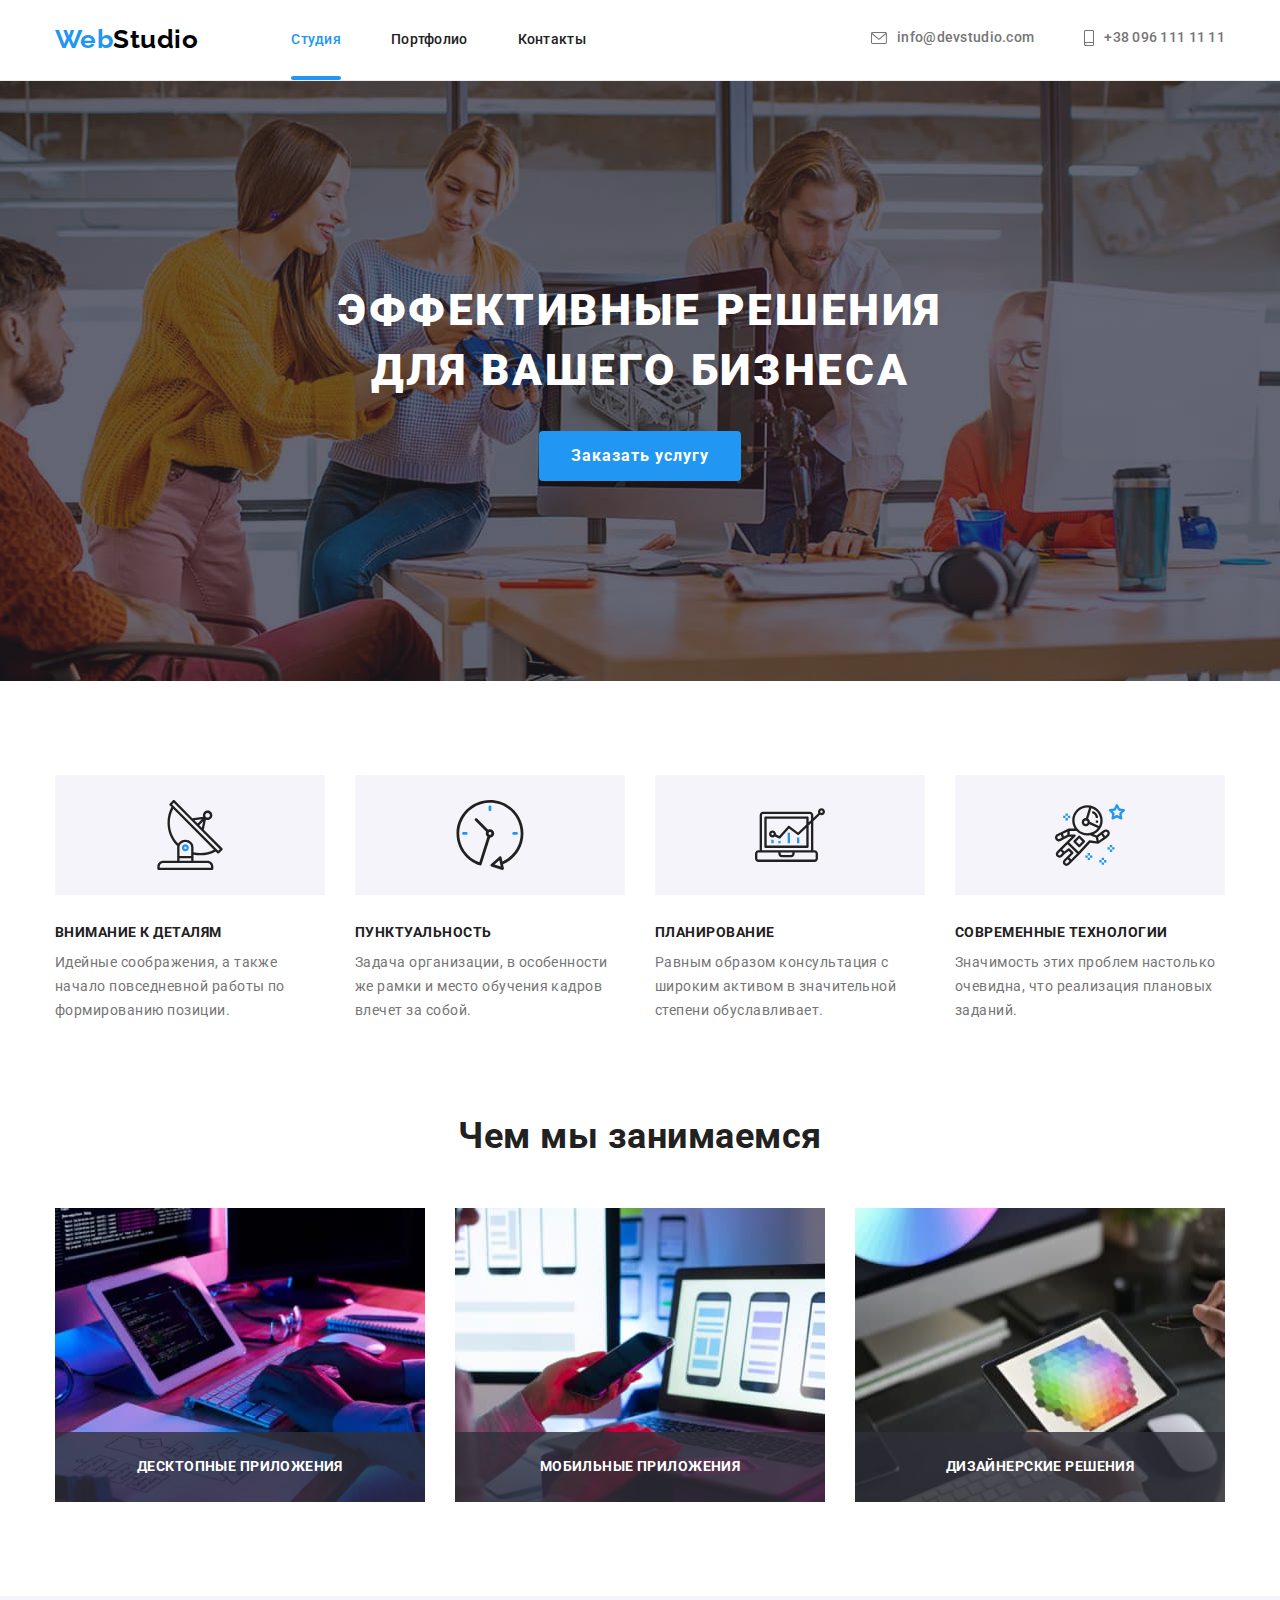
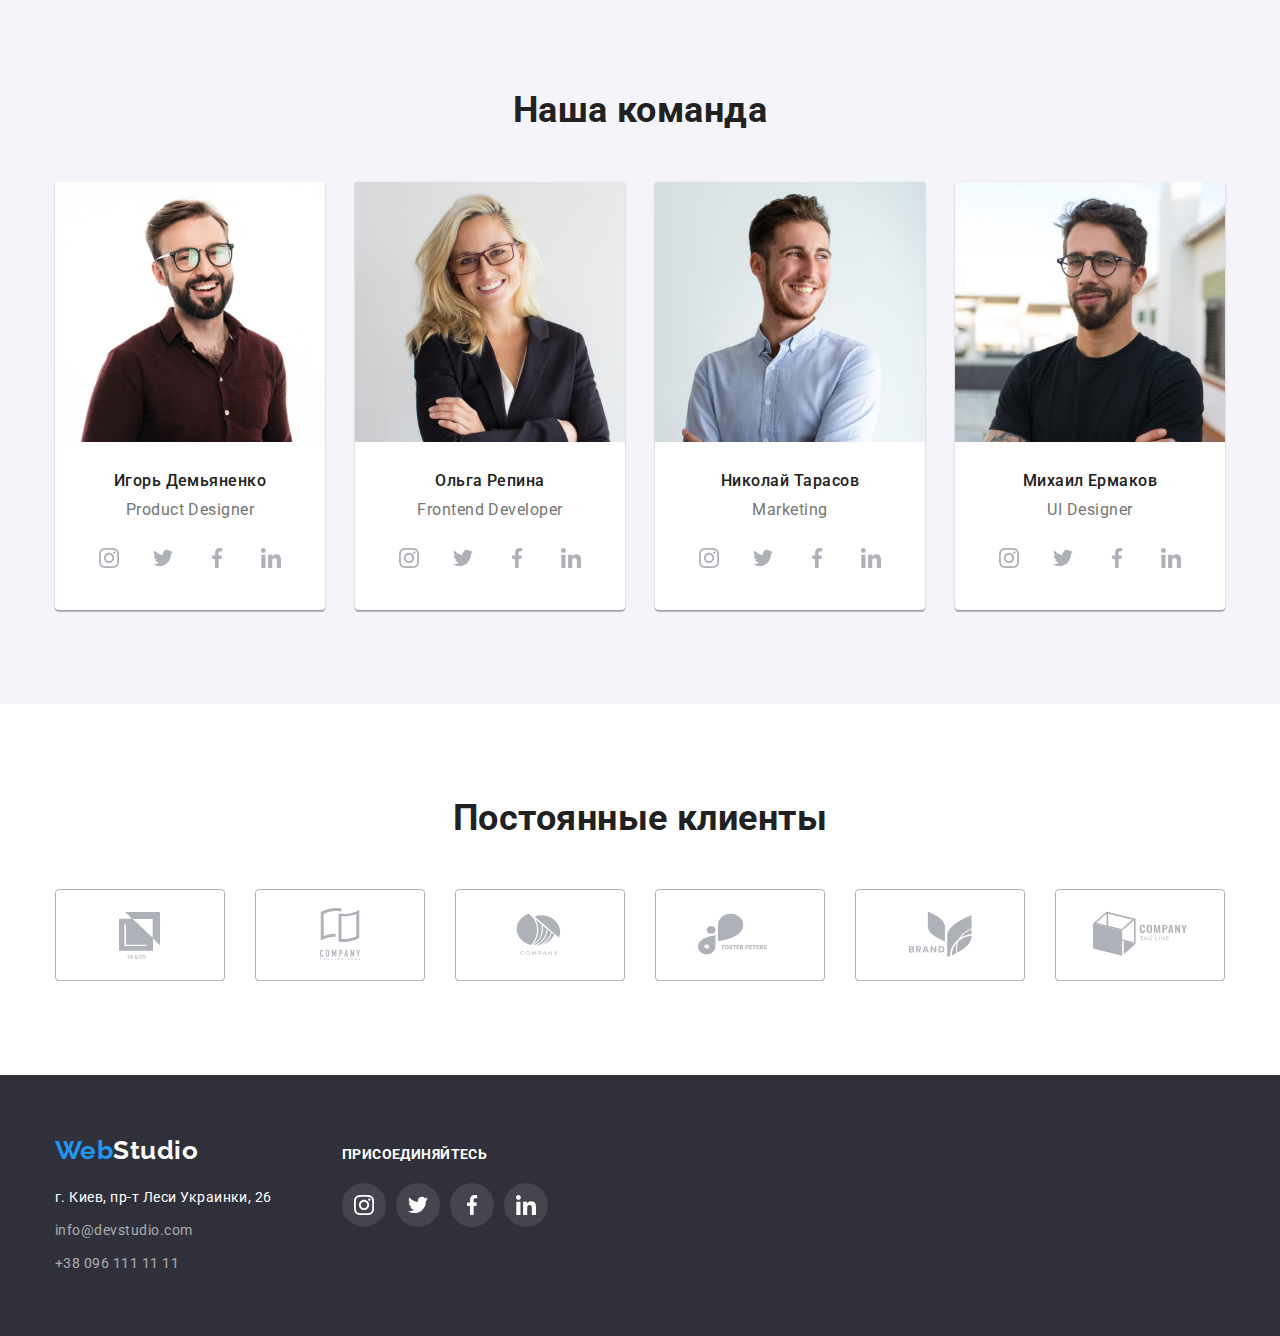
<file: index.html>
<!DOCTYPE html>
<html lang="ru">
<head>
    <meta charset="UTF-8">
    <meta http-equiv="X-UA-Compatible" content="IE=edge">
    <meta name="viewport" content="width=device-width, initial-scale=1.0">
    <title>WebStudio</title>
    <link rel="preconnect" href="https://fonts.googleapis.com">
    <link rel="preconnect" href="https://fonts.gstatic.com" crossorigin>
    <link href="https://fonts.googleapis.com/css2?family=Raleway:wght@700&family=Roboto:wght@400;500;700;900&display=swap"
        rel="stylesheet">
        <link rel="stylesheet" href="https://cdnjs.cloudflare.com/ajax/libs/modern-normalize/1.1.0/modern-normalize.min.css">
    <link rel="stylesheet" href="./css/styles.css">
</head>
<body>
    <header>
        <div class="container main-div">
            <nav class="main-nav">
                <a href="#" class="logo">
                    <span class="logo-start">Web</span><span class="logo-end">Studio</span>
                </a>
                <ul class="site-nav">
                    <li class="item"><a href="#" class="link current">Студия</a></li>
                    <li class="item"><a href="./portfolio.html" class="link">Портфолио</a></li>
                    <li class="item"><a href="#" class="link">Контакты</a></li>
                </ul>
            </nav>
            <ul class="site-contacts">
                <li class="item">
                    <a href="mailto:info@devstudio.com" class="contacts-link">
                        <svg class="icon-mail">
                            <use href="./images/icons.svg#icon-envelope"></use>
                        </svg>
                        info@devstudio.com
                    </a>
                </li>
                <li class="item">
                    <a href="tel:+380961111111" class="contacts-link">
                        <svg class="icon-phone">
                            <use href="./images/icons.svg#icon-smartphone"></use>
                        </svg>
                        +38 096 111 11 11
                    </a>
                </li>
            </ul>
        </div>
    </header>

    <main>
        <section class="hero section">
            <h1 class="hero-title">Эффективные решения<br>для вашего бизнеса</h1>
            <button type="button" class="main-button" data-modal-open>Заказать услугу</button>
        </section>
        
            <section class="section">
                <div class="container">
                    <h2 class="section-title-none">Преимущества</h2>
                    <ul class="feature">
                        <li class="feature-list">
                            <div class="feature-icon">
                                <svg class="feature-svg">
                                    <use href="./images/icons.svg#icon-antenna"></use>
                                </svg>
                            </div>
                            <h3 class="list">Внимание к деталям</h3>
                            <p class="text-list">Идейные соображения, а также<br>начало повседневной работы по<br>формированию позиции.</p>
                        </li>
                        <li class="feature-list">
                            <div class="feature-icon">
                                <svg class="feature-svg">
                                    <use href="./images/icons.svg#icon-clock"></use>
                                </svg>
                            </div>
                            <h3 class="list">Пунктуальность</h3>
                            <p class="text-list">Задача организации, в особенности<br>же рамки и место обучения кадров<br>влечет за собой.</p>
                        </li>
                        <li class="feature-list">
                            <div class="feature-icon">
                                <svg class="feature-svg">
                                    <use href="./images/icons.svg#icon-diagram"></use>
                                </svg>
                            </div>
                            <h3 class="list">Планирование</h3>
                            <p class="text-list">Равным образом консультация с<br>широким активом в значительной<br>степени обуславливает.</p>
                        </li>
                        <li class="feature-list">
                            <div class="feature-icon">
                                <svg class="feature-svg">
                                    <use href="./images/icons.svg#icon-astronaut"></use>
                                </svg>
                            </div>
                            <h3 class="list">Современные технологии</h3>
                            <p class="text-list">Значимость этих проблем настолько<br>очевидна, что реализация плановых<br>заданий.</p>
                        </li>
                    </ul>
                </div>
            </section>
        
            <section class="section we-do">
                <div class="container">
                    <h2 class="section-title">Чем мы занимаемся</h2>
                    <ul class="section-list">
                        <li class="section-img">
                            <img src="./images/box1.jpg" width="370" alt="Работаем с ПК">
                            <p class="section-text">Десктопные приложения</p>
                        </li>
                        <li class="section-img">
                            <img src="./images/box2.jpg" width="370" alt="Работаем с смартфона">
                            <p class="section-text">Мобильные приложения</p>
                        </li>
                        <li class="section-img">
                            <img src="./images/box3.jpg" width="370" alt="Работаем с графикой">
                            <p class="section-text">Дизайнерские решения</p>
                        </li>
                    </ul>
                </div>
            </section>
        
            <section class="section our-team">
                <div class="container">
                    <h2 class="section-title">Наша команда</h2>
                    <ul class="worker-list">
                        <li class="team-list">
                            <img class="worker-photo" src="./images/img.jpg" width="270" alt="Игорь Демьяненко">
                            <div>
                                <h3 class="worker">Игорь Демьяненко</h3>
                                <p class="work-position">Product Designer</p>
                                <ul class="social">
                                    <li class="social-links">
                                        <a href="#">
                                            <svg class="soc">
                                                <use href="./images/icons.svg#icon-instagram"></use>
                                            </svg>
                                        </a>
                                    </li>
                                    <li class="social-links">
                                        <a href="#">
                                            <svg class="soc">
                                                <use href="./images/icons.svg#icon-twitter"></use>
                                            </svg>
                                        </a>
                                    </li>
                                    <li class="social-links">
                                        <a href="#">
                                            <svg class="soc">
                                                <use href="./images/icons.svg#icon-facebook"></use>
                                            </svg>
                                        </a>
                                    </li>
                                    <li class="social-links">
                                        <a href="#">
                                            <svg class="soc">
                                                <use href="./images/icons.svg#icon-linkedin"></use>
                                            </svg>
                                        </a>
                                    </li>
                                </ul>
                            </div>
                        </li>
                        <li class="team-list">
                            <img class="worker-photo" src="./images/img2.jpg" width="270" alt="Ольга Репина">
                            <div>
                                <h3 class="worker">Ольга Репина</h3>
                                <p class="work-position">Frontend Developer</p>
                                <ul class="social">
                                    <li class="social-links">
                                        <a href="#">
                                            <svg class="soc">
                                                <use href="./images/icons.svg#icon-instagram"></use>
                                            </svg>
                                        </a>
                                    </li>
                                    <li class="social-links">
                                        <a href="#">
                                            <svg class="soc">
                                                <use href="./images/icons.svg#icon-twitter"></use>
                                            </svg>
                                        </a>
                                    </li>
                                    <li class="social-links">
                                        <a href="#">
                                            <svg class="soc">
                                                <use href="./images/icons.svg#icon-facebook"></use>
                                            </svg>
                                        </a>
                                    </li>
                                    <li class="social-links">
                                        <a href="#">
                                            <svg class="soc">
                                                <use href="./images/icons.svg#icon-linkedin"></use>
                                            </svg>
                                        </a>
                                    </li>
                                </ul>
                            </div>
                        </li>
                        <li class="team-list">
                            <img class="worker-photo" src="./images/img3.jpg" width="270" alt="Николай Тарасов">
                            <div>
                                <h3 class="worker">Николай Тарасов</h3>
                                <p class="work-position">Marketing</p>
                                <ul class="social">
                                    <li class="social-links">
                                        <a href="#">
                                            <svg class="soc">
                                                <use href="./images/icons.svg#icon-instagram"></use>
                                            </svg>
                                        </a>
                                    </li>
                                    <li class="social-links">
                                        <a href="#">
                                            <svg class="soc">
                                                <use href="./images/icons.svg#icon-twitter"></use>
                                            </svg>
                                        </a>
                                    </li>
                                    <li class="social-links">
                                        <a href="#">
                                            <svg class="soc">
                                                <use href="./images/icons.svg#icon-facebook"></use>
                                            </svg>
                                        </a>
                                    </li>
                                    <li class="social-links">
                                        <a href="#">
                                            <svg class="soc">
                                                <use href="./images/icons.svg#icon-linkedin"></use>
                                            </svg>
                                        </a>
                                    </li>
                                </ul>
                            </div>
                        </li>
                        <li class="team-list">
                            <img class="worker-photo" src="./images/img4.jpg" width="270" alt="Михаил Ермаков">
                            <div>
                                <h3 class="worker">Михаил Ермаков</h3>
                                <p class="work-position">UI Designer</p>
                                <ul class="social">
                                    <li class="social-links">
                                        <a href="#">
                                            <svg class="soc">
                                                <use href="./images/icons.svg#icon-instagram"></use>
                                            </svg>
                                        </a>
                                    </li>
                                    <li class="social-links">
                                        <a href="#">
                                            <svg class="soc">
                                                <use href="./images/icons.svg#icon-twitter"></use>
                                            </svg>
                                        </a>
                                    </li>
                                    <li class="social-links">
                                        <a href="#">
                                            <svg class="soc">
                                                <use href="./images/icons.svg#icon-facebook"></use>
                                            </svg>
                                        </a>
                                    </li>
                                    <li class="social-links">
                                        <a href="#">
                                            <svg class="soc">
                                                <use href="./images/icons.svg#icon-linkedin"></use>
                                            </svg>
                                        </a>
                                    </li>
                                </ul>
                            </div>
                        </li>
                    </ul>
                </div>
            </section>

            <section class="section clients">
                <div class="container">
                    <h2 class="section-title">Постоянные клиенты</h2>
                    <ul class="companies">
                        <li class="company-card">
                            <a href="#">
                                <svg class="comp-logo">
                                    <use href="./images/icons.svg#icon-logo1"></use>
                                </svg>
                            </a>
                        </li>
                        <li class="company-card">
                            <a href="#">
                                <svg class="comp-logo">
                                    <use href="./images/icons.svg#icon-logo2"></use>
                                </svg>
                            </a>
                        </li>
                        <li class="company-card">
                            <a href="#">
                                <svg class="comp-logo">
                                    <use href="./images/icons.svg#icon-logo3"></use>
                                </svg>
                            </a>
                        </li>
                        <li class="company-card">
                            <a href="#">
                                <svg class="comp-logo">
                                    <use href="./images/icons.svg#icon-logo4"></use>
                                </svg>
                            </a>
                        </li>
                        <li class="company-card">
                            <a href="#">
                                <svg class="comp-logo">
                                    <use href="./images/icons.svg#icon-logo5"></use>
                                </svg>
                            </a>
                        </li>
                        <li class="company-card">
                            <a href="#">
                                <svg class="comp-logo">
                                    <use href="./images/icons.svg#icon-logo6"></use>
                                </svg>
                            </a>
                        </li>
                    </ul>
                </div>
            </section>
    </main>
    
    <footer class="footer-block">
        <div class="footer-flex container">
            <div>
                <a href="#" class="logo-footer">
                    <span class="logo-footer-start">Web</span><span class="logo-footer-end">Studio</span>
                </a>
                <address>
                    <ul class="contacts-nav">
                        <li class="footer-list">
                            <a href="#" class="place-list">г. Киев, пр-т Леси Украинки, 26</a>
                        </li>
                        <li class="footer-list">
                            <a href="mailto:info@devstudio.com " class="cont-list">info@devstudio.com</a>
                        </li>
                        <li class="footer-list">
                            <a href="tel:+380961111111" class="cont-list">+38 096 111 11 11</a>
                        </li>
                    </ul>
                </address>
            </div>
            <div class="footer-links">
                <p class="connect-title">Присоединяйтесь</p>
                <ul class="icon-list">
                    <li class="icons">
                        <a href="#">
                            <svg class="ficon">
                                <use href="./images/icons.svg#icon-instagram"></use>
                            </svg>
                        </a>
                    </li>
                    <li class="icons">
                        <a href="#">
                            <svg class="ficon">
                                <use href="./images/icons.svg#icon-twitter"></use>
                            </svg>
                        </a>
                    </li>
                    <li class="icons">
                        <a href="#">
                            <svg class="ficon">
                                <use href="./images/icons.svg#icon-facebook"></use>
                            </svg>
                        </a>
                    </li>
                    <li class="icons">
                        <a href="#">
                            <svg class="ficon">
                                <use href="./images/icons.svg#icon-linkedin"></use>
                            </svg>
                        </a>
                    </li>
                </ul>
            </div>
        </div>
    </footer>

    <!-- Modal window -->

    <div class="backdrop is-hidden" data-modal>
        <div class="modal">
            <button type="button" class="button-modal" data-modal-close>
                <svg class="close-modal">
                    <use href="./images/icons.svg#icon-close"></use>
                </svg>
            </button>
        </div>
    </div>

    <script src="./js/modal.js"></script>

</body>
</html>
</file>
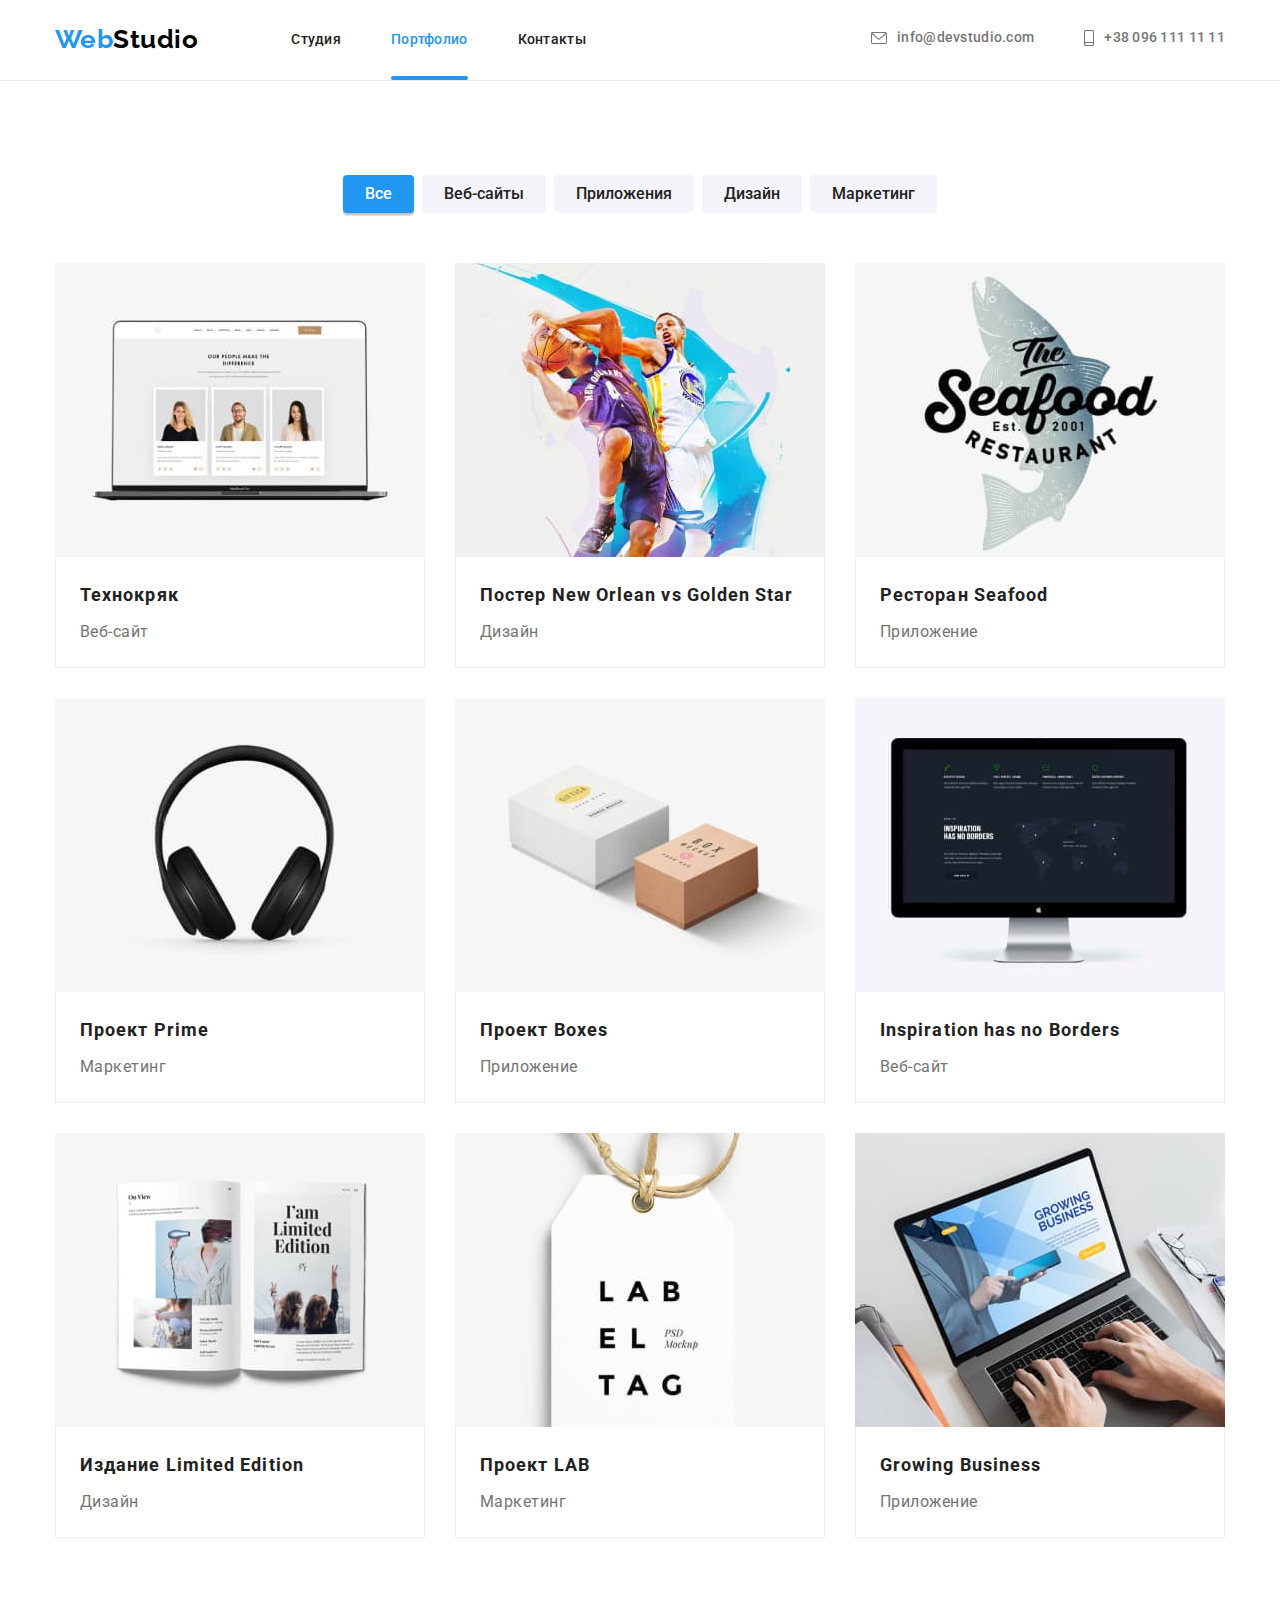
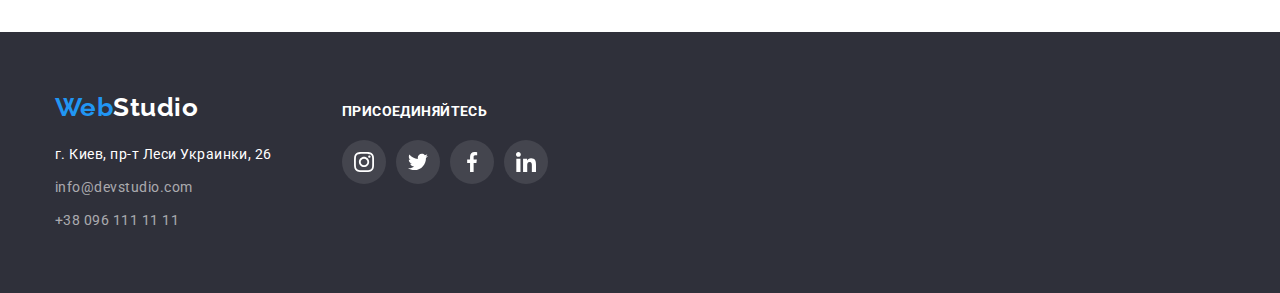
<file: portfolio.html>
<!DOCTYPE html>
<html lang="ru">
<head>
    <meta charset="UTF-8">
    <meta http-equiv="X-UA-Compatible" content="IE=edge">
    <meta name="viewport" content="width=device-width, initial-scale=1.0">
    <title>Portfolio</title>
    <link rel="preconnect" href="https://fonts.googleapis.com">
    <link rel="preconnect" href="https://fonts.gstatic.com" crossorigin>
    <link href="https://fonts.googleapis.com/css2?family=Raleway:wght@700&family=Roboto:wght@400;500;700;900&display=swap"
        rel="stylesheet">
        <link rel="stylesheet" href="https://cdnjs.cloudflare.com/ajax/libs/modern-normalize/1.1.0/modern-normalize.min.css">
    <link rel="stylesheet" href="./css/styles.css">
</head>
<body>
    <header>
        <div class="container main-div">
            <nav class="main-nav">
                <a href="#" class="logo">
                    <span class="logo-start">Web</span><span class="logo-end">Studio</span>
                </a>
                <ul class="site-nav">
                    <li class="item"><a href="./index.html" class="link">Студия</a></li>
                    <li class="item"><a href="#" class="link current">Портфолио</a></li>
                    <li class="item"><a href="#" class="link">Контакты</a></li>
                </ul>
            </nav>
            <ul class="site-contacts">
                <li class="item">
                    <a href="mailto:info@devstudio.com" class="contacts-link">
                        <svg class="icon-mail">
                            <use href="./images/icons.svg#icon-envelope"></use>
                        </svg>
                        info@devstudio.com
                    </a>
                </li>
                <li class="item">
                    <a href="tel:+380961111111" class="contacts-link">
                        <svg class="icon-phone">
                            <use href="./images/icons.svg#icon-smartphone"></use>
                        </svg>
                        +38 096 111 11 11
                    </a>
                </li>
            </ul>
        </div>
    </header>

    <main>
            <section class="section">
                <div class="container">
                    <h1 class="section-title-none">Навигация</h1>
                    <ul class="button-nav">
                        <li class="but-link"><button type="button" class="button-list current">Все</button></li>
                        <li class="but-link"><button type="button" class="button-list">Веб-сайты</button></li>
                        <li class="but-link"><button type="button" class="button-list">Приложения</button></li>
                        <li class="but-link"><button type="button" class="button-list">Дизайн</button></li>
                        <li class="but-link"><button type="button" class="button-list">Маркетинг</button></li>
                    </ul>
                    
                    <ul class="projects">
                        <li class="project-work">
                            <a href="#" class="card-link">
                                <div class="portfolio-thumb">
                                    <img class="projects-photo" src="./images/project1.jpg" width="370" alt="Технокряк">
                                    <div class="portfolio-overlay">
                                        <p class="portfolio-text">Ресурс предлагает комплексные предложения с разным уровнем функционала и сервисов. Все это<br>позволит посетителю получить исчерпывающие сведения<br>о компании или частном лице.</p>
                                    </div>
                                </div>
                                <div class="card-bottom">
                                    <h2 class="project-title">Технокряк</h2>
                                    <p class="project-list">Веб-сайт</p>
                                </div>
                            </a>
                            
                        </li>
                        <li class="project-work">
                            <a href="#" class="card-link">
                                <div class="portfolio-thumb">
                                    <img class="projects-photo" src="./images/project2.jpg" width="370" alt="Постер New Orlean vs Golden Star">
                                    <div class="portfolio-overlay">
                                        <p class="portfolio-text">Ресурс предлагает комплексные предложения с разным уровнем функционала и сервисов. Все это<br>позволит посетителю получить исчерпывающие сведения<br>о компании или частном лице.</p>
                                    </div>
                                </div>
                                
                                <div class="card-bottom">
                                    <h2 class="project-title">Постер New Orlean vs Golden Star</h2>
                                    <p class="project-list">Дизайн</p>
                                </div>
                            </a>
                            
                        </li>
                        <li class="project-work">
                            <a href="#" class="card-link">
                                <div class="portfolio-thumb">
                                    <img class="projects-photo" src="./images/project3.jpg" width="370" alt="Ресторан Seafood">
                                    <div class="portfolio-overlay">
                                        <p class="portfolio-text">Ресурс предлагает комплексные предложения с разным уровнем функционала и сервисов. Все это<br>позволит посетителю получить исчерпывающие сведения<br>о компании или частном лице.</p>
                                    </div>
                                </div>
                                
                                <div class="card-bottom">
                                    <h2 class="project-title">Ресторан Seafood</h2>
                                    <p class="project-list">Приложение</p>
                                </div>
                            </a>
                            
                        </li>
                        <li class="project-work">
                            <a href="#" class="card-link">
                                <div class="portfolio-thumb">
                                    <img class="projects-photo" src="./images/project4.jpg" width="370" alt="Проект Prime">
                                    <div class="portfolio-overlay">
                                        <p class="portfolio-text">Ресурс предлагает комплексные предложения с разным уровнем функционала и сервисов. Все это<br>позволит посетителю получить исчерпывающие сведения<br>о компании или частном лице.</p>
                                    </div>
                                </div>
                                
                                <div class="card-bottom">
                                    <h2 class="project-title">Проект Prime</h2>
                                    <p class="project-list">Маркетинг</p>
                                </div>
                            </a>
                            
                        </li>
                        <li class="project-work">
                            <a href="#" class="card-link">
                                <div class="portfolio-thumb">
                                    <img class="projects-photo" src="./images/project5.jpg" width="370" alt="Проект Boxes">
                                    <div class="portfolio-overlay">
                                        <p class="portfolio-text">Ресурс предлагает комплексные предложения с разным уровнем функционала и сервисов. Все это<br>позволит посетителю получить исчерпывающие сведения<br>о компании или частном лице.</p>
                                    </div>
                                </div>
                                
                                <div class="card-bottom">
                                    <h2 class="project-title">Проект Boxes</h2>
                                    <p class="project-list">Приложение</p>
                                </div>
                            </a>
                            
                        </li>
                        <li class="project-work">
                            <a href="#" class="card-link">
                                <div class="portfolio-thumb">
                                    <img class="projects-photo" src="./images/project6.jpg" width="370" alt="Inspiration has no Borders">
                                    <div class="portfolio-overlay">
                                        <p class="portfolio-text">Ресурс предлагает комплексные предложения с разным уровнем функционала и сервисов. Все это<br>позволит посетителю получить исчерпывающие сведения<br>о компании или частном лице.</p>
                                    </div>
                                </div>
                                
                                <div class="card-bottom">
                                    <h2 class="project-title">Inspiration has no Borders</h2>
                                    <p class="project-list">Веб-сайт</p>
                                </div>
                            </a>
                            
                        </li>
                        <li class="project-work">
                            <a href="#" class="card-link">
                                <div class="portfolio-thumb">
                                    <img class="projects-photo" src="./images/project7.jpg" width="370" alt="Издание Limited Edition">
                                    <div class="portfolio-overlay">
                                        <p class="portfolio-text">Ресурс предлагает комплексные предложения с разным уровнем функционала и сервисов. Все это<br>позволит посетителю получить исчерпывающие сведения<br>о компании или частном лице.</p>
                                    </div>
                                </div>
                                
                                <div class="card-bottom">
                                    <h2 class="project-title">Издание Limited Edition</h2>
                                    <p class="project-list">Дизайн</p>
                                </div>
                            </a>
                            
                        </li>
                        <li class="project-work">
                            <a href="#" class="card-link">
                                <div class="portfolio-thumb">
                                    <img class="projects-photo" src="./images/project8.jpg" width="370" alt="Проект LAB">
                                    <div class="portfolio-overlay">
                                        <p class="portfolio-text">Ресурс предлагает комплексные предложения с разным уровнем функционала и сервисов. Все это<br>позволит посетителю получить исчерпывающие сведения<br>о компании или частном лице.</p>
                                    </div>
                                </div>
                                
                                <div class="card-bottom">
                                    <h2 class="project-title">Проект LAB</h2>
                                    <p class="project-list">Маркетинг</p>
                                </div>
                            </a>
                            
                        </li>
                        <li class="project-work">
                            <a href="#" class="card-link">
                                <div class="portfolio-thumb">
                                    <img class="projects-photo" src="./images/project9.jpg" width="370" alt="Growing Business">
                                    <div class="portfolio-overlay">
                                        <p class="portfolio-text">Ресурс предлагает комплексные предложения с разным уровнем функционала и сервисов. Все это<br>позволит посетителю получить исчерпывающие сведения<br>о компании или частном лице.</p>
                                    </div>
                                </div>
                                
                                <div class="card-bottom">
                                    <h2 class="project-title">Growing Business</h2>
                                    <p class="project-list">Приложение</p>
                                </div>
                            </a>
                            
                        </li>
                    </ul>
                </div>
            </section>
    </main>

    <footer class="footer-block">
        <div class="footer-flex container">
            <div>
                <a href="#" class="logo-footer">
                    <span class="logo-footer-start">Web</span><span class="logo-footer-end">Studio</span>
                </a>
                <address>
                    <ul class="contacts-nav">
                        <li class="footer-list">
                            <a href="#" class="place-list">г. Киев, пр-т Леси Украинки, 26</a>
                        </li>
                        <li class="footer-list">
                            <a href="mailto:info@devstudio.com " class="cont-list">info@devstudio.com</a>
                        </li>
                        <li class="footer-list">
                            <a href="tel:+380961111111" class="cont-list">+38 096 111 11 11</a>
                        </li>
                    </ul>
                </address>
            </div>
            <div class="footer-links">
                <p class="connect-title">Присоединяйтесь</p>
                <ul class="icon-list">
                    <li class="icons">
                        <a href="#">
                            <svg class="ficon">
                                <use href="./images/icons.svg#icon-instagram"></use>
                            </svg>
                        </a>
                    </li>
                    <li class="icons">
                        <a href="#">
                            <svg class="ficon">
                                <use href="./images/icons.svg#icon-twitter"></use>
                            </svg>
                        </a>
                    </li>
                    <li class="icons">
                        <a href="#">
                            <svg class="ficon">
                                <use href="./images/icons.svg#icon-facebook"></use>
                            </svg>
                        </a>
                    </li>
                    <li class="icons">
                        <a href="#">
                            <svg class="ficon">
                                <use href="./images/icons.svg#icon-linkedin"></use>
                            </svg>
                        </a>
                    </li>
                </ul>
            </div>
        </div>
    </footer>
</body>
</html>
</file>
<file: css/styles.css>
/* Цвет основного текста #212121; */
/* Вторичний цвет текста #757575 */
/* белый #FFFFFF */
/* акцент #2196F3 */
/* белый с прозрачностью rgba(255, 255, 255, 0.6); */
/* лого верхнее чисто черный 000000 */
/* основной фон белый #F5F4FA */
/* вторичный фон #2F303A; */

:root {
    --title-text-color: #212121;
    --acent-text-color: #2196F3;
    --secondary-text-colar: #757575;
    --black-text-color: #000000;
    --white-text-color: #FFFFFF;
    --secondary-background-color: #2F303A;
    --primery-background-color: #F5F4FA;
    --cont-list-colar: rgba(255, 255, 255, 0.6);
    --bg-buttom-colar: #188CE8;
    --br-header-colar: #ECECEC;
    --br-card-colar: #EEEEEE;
    --soc-main-colar: #AFB1B8;
    
}

/* Normalize */

html{
    box-sizing: border-box;
}

*,
*::before,
*::after{
    box-sizing: inherit;
}



body{
    color: var(--secondary-text-colar);
    font-family: 'Roboto', sans-serif;
    letter-spacing: 0.03em;
    
}

.container{
    width: 1200px;
    margin-left: auto;
    margin-right: auto;
    padding-left: 15px;
    padding-right: 15px;
}

/* Убираю точки в списках */
ul{
    list-style: none;
    padding-left: 0;
}



/* Header */

header{
    border-bottom: 1px solid var(--br-header-colar);
}

img{
    display: block;
    max-width: 100%;
    height: auto;
}

.main-div{
    align-items: center;
    display: flex;
}

.main-nav{
    align-items: center;
    display: flex;
}

/* logo */
.logo{
    font-family: 'Raleway', sans-serif;
    text-decoration: none;
    font-weight: 700;
    font-size: 26px;
    line-height: 1.2;
}

.logo .logo-start{
    color: var(--acent-text-color);
}

.logo .logo-end{
    color: var(--black-text-color);
}

/* site nav */
.site-nav{

    margin-left: 93px;
    display: flex;
    padding: 0;
    margin-top: 0;
    margin-bottom: 0;
}


.site-nav .item:not(:last-child){
    margin-right: 50px;
}

.site-nav a{
    text-decoration: none;
}

.site-nav .link{
    display: block;
    padding-top: 32px;
    padding-bottom: 32px;
    color: var(--title-text-color);
    font-weight: 500;
    font-size: 14px;
    line-height: 1.14;
    letter-spacing: 0.02em;
    transition: color 250ms cubic-bezier(0.4, 0, 0.2, 1);
}

.site-nav .link:hover,
.site-nav .link:focus{
    color: var(--acent-text-color);
}

.site-nav .link.current{
    position: relative;
    color: var(--acent-text-color);
}

.site-nav .current::after{
    position: absolute;
    bottom: 0;
    display: block;
    content: '';
    width: 100%;
    height: 4px;
    background-color: var(--acent-text-color);
    border-radius: 2px;
}

/* контакты */
.site-contacts{
    margin-left: auto;
    display: flex;
    padding: 0;

}

.site-contacts .item + .item{
    margin-left: 50px;
}


/* Icons header */

.icon-mail {
    width: 16px;
    height: 12px;
    fill: currentColor;
    margin-right: 10px;
}

.icon-phone {
    width: 10px;
    height: 16px;
    fill: currentColor;
    margin-right: 10px;
}


.site-contacts a{
    text-decoration: none;
}

.site-contacts .contacts-link{
    color: var(--secondary-text-colar);
    font-weight: 500;
    font-size: 14px;
    line-height: 1.14;
    letter-spacing: 0.02em;
    transition: color 250ms cubic-bezier(0.4, 0, 0.2, 1);
}

.site-contacts .contacts-link:hover,
.site-contacts .contacts-link:focus{
    color: var(--acent-text-color);
}

.contacts-link{
    display: inline-flex;
    align-items: center;
}


/* hero */
.hero.section{
    margin-left: auto;
    margin-right: auto;
    max-width: 1600px;
    height: 600px;
    text-align: center;
    background-color: var(--secondary-background-color);
    padding-top: 200px;
    padding-bottom: 200px;
    background-image: linear-gradient(rgba(47, 48, 58, 0.4), rgba(47, 48, 58, 0.4)), 
        url(../images/backimg.jpg);
    background-position: center;
    background-size: cover;
    background-repeat: no-repeat;
}

.hero-title{
    margin-top: 0;
    margin-bottom: 30px;
    color: var(--white-text-color);
    font-weight: 900;
    font-size: 44px;
    line-height: 1.36;
    letter-spacing: 0.06em;
    text-transform: uppercase;
}


/* секции */
.section{
    padding-top: 94px;
    padding-bottom: 94px;
}



.section-title{
    margin-top: 0;
    margin-bottom: 50px;
    color: var(--title-text-color);
    font-weight: 700;
    font-size: 36px;
    line-height: 1.16;
    text-align: center;
    text-transform: none;
}

.section.we-do{
    padding-top: 0;
}

.section-list{
    justify-content: space-between;
    display: flex;
    margin-top: 0;
    margin-bottom: 0;
    padding-left: 0;
}

.section-list .section-img:not(:last-child){
    margin-right: 30px;
}

.section-img{
    position: relative;
}



.section-title-none{
    display: none;
}

.section-text {
    position: absolute;
    display: flex;
    justify-content: center;
    align-items: center;
    bottom: 0;
    margin: 0;
    padding: 0;
    height: 70px;
    width: 100%;
    font-weight: 700;
    font-size: 14px;
    line-height: 1.14;
    letter-spacing: 0.03em;
    text-transform: uppercase;
    color: var(--white-text-color);
    background-color: rgba(47, 48, 58, 0.8);;
}


/* features */
.list{
    margin-top: 0;
    margin-bottom: 10px;
}

.feature{
    justify-content: space-between;
    display: flex;
    margin-top: 0;
    margin-bottom: 0;
    padding-left: 0;
}

.feature .feature-list:not(:last-child){
    margin-right: 30px;
}



.feature .list{
    width: 270px;
    color: var(--title-text-color);
    font-weight: 700;
    font-size: 14px;
    line-height: 1.14;
    text-transform: uppercase;
}

.feature-icon{
    display: flex;
    height: 120px;
    justify-content: center;
    align-items: center;
    margin-bottom: 30px;
    background-color: var(--primery-background-color);
}

.feature-svg{
    height: 70px;
    width: 70px;
}



.text-list{
    margin-top: 0;
    margin-bottom: 0;
    font-weight: 400;
    font-size: 14px;
    line-height: 1.7;  
}

/* workers */
.section.our-team{
   background-color: var(--primery-background-color); 
}


.worker-list{
    justify-content: space-between;
    display: flex;
    margin-top: 0;
    margin-bottom: 0;
    padding-left: 0;
    padding-right: 0;
}

.team-list{
    text-align: center;
    box-shadow: 0px 1px 3px rgba(0, 0, 0, 0.12), 0px 1px 1px rgba(0, 0, 0, 0.14), 0px 2px 1px rgba(0, 0, 0, 0.2);
    border-radius: 0px 0px 4px 4px;
    background: var(--white-text-color);
}

.worker-list .team-list:not(:last-child){
    margin-right: 30px;
    
}

.worker-photo{
    margin-bottom: 30px;
}



.worker-list .worker{
    color: var(--title-text-color);
}

.worker-photo{
    margin-bottom: 30px;
}


.worker{
    margin-top: 0;
    margin-bottom: 10px;
    font-weight: 500;
    font-size: 16px;
    line-height: 1.18;
        
}

.work-position{
    margin-top: 0;
    margin-bottom: 0;
    font-weight: 400;
    font-size: 16px;
    line-height: 1.18; 
}

.social{
    display: flex;
    width: 206px;
    height: 44px;
    margin-left: auto;
    margin-right: auto;
    margin-top: 16px;
    margin-bottom: 30px;
}

.social a{
    display: block;
    width: 44px;
    height: 44px;
    border-radius: 50%;
    padding: 12px;
    fill: var(--soc-main-colar);
    transition: fill 250ms cubic-bezier(0.4, 0, 0.2, 1), background-color 250ms cubic-bezier(0.4, 0, 0.2, 1);
}

.social a:hover,
.social a:focus{
    border-radius: 50%;
    color: var(--white-text-color);
    background-color: var(--acent-text-color);
    fill: var(--white-text-color);
}

.social .social-links:not(:last-child){
    margin-right: 10px;
}

.soc{
    width: 20px;
    height: 20px;
}

/* Section clients */

.companies{
    display: flex;
    justify-content: center;
    margin: 0;
}

.clients a{
    display: flex;
    width: 170px;
    height: 92px;
    align-items: center;
    justify-content: center;
    fill: var(--soc-main-colar);
    border: 1px solid var(--soc-main-colar);
    border-radius: 4px;
}

.company-card a {
    transition: fill 250ms cubic-bezier(0.4, 0, 0.2, 1), border-color 250ms cubic-bezier(0.4, 0, 0.2, 1);
}

.companies .company-card:not(:last-child){
    margin-right: 30px;
}

.companies a:hover,
.companies a:focus{
    fill: var(--acent-text-color);
    border: 1px solid var(--acent-text-color);
    
}

.comp-logo{
    width: 106px;
    height: 60px;
}





/* fotter */

footer{
    margin-top: 0;
    margin-bottom: 0;
    padding-top: 60px;
    padding-bottom: 60px;
    background-color: var(--secondary-background-color);
}


/* fotter-logo */
.logo-footer{
    font-family: 'Raleway', sans-serif;
    text-decoration: none;
    font-weight: 700;
    font-size: 26px;
    line-height: 1.2;       
}

.connect-title {
    margin: 0;
    padding: 0;
    font-weight: 700;
    font-size: 14px;
    line-height: 1.14;
    letter-spacing: 0.03em;
    text-transform: uppercase;
    color: var(--white-text-color);
}

.footer-flex{
    display: flex;
    align-items: baseline;
}

.logo-footer .logo-footer-start{
    color: var(--acent-text-color);
}

.logo-footer .logo-footer-end{
    color: var(--white-text-color);
}

/* fotter-contacts */
.contacts-nav{
    display: inline-block;
    margin-top: 20px;
    margin-bottom: 0;
    padding-left: 0;
}

.contacts-nav .footer-list:not(:last-child){
    margin-bottom: 9px;
}


.contacts-nav a{
    text-decoration: none;
    transition: color 250ms cubic-bezier(0.4, 0, 0.2, 1);
    
}

.contacts-nav .place-list{
    color: var(--white-text-color);
    font-weight: 400;
    font-size: 14px;
    line-height: 1.7;   
}

.contacts-nav .place-list:hover,
.contacts-nav .place-list:focus{
    color: var(--acent-text-color);
}

.contacts-nav .cont-list{
    color: var(--cont-list-colar);
    font-weight: 400;
    font-size: 14px;
    line-height: 1.7;     
}

.contacts-nav .cont-list:hover,
.contacts-nav .cont-list:focus{
    color: var(--acent-text-color);
}

.footer-block .icon-list{
    display: flex;
    width: 206px;
    height: 44px;
    margin-left: auto;
    margin-right: auto;
}

.icon-list{
    margin-top: 0;
    margin-bottom: 0;
}


.icon-list a{
    display: block;
    width: 44px;
    height: 44px;
    padding: 12px;
    margin-top: 20px;
    border-radius: 50%;
    fill: var(--white-text-color);
    background: rgba(255, 255, 255, 0.1);
    transition: fill 250ms cubic-bezier(0.4, 0, 0.2, 1), background-color 250ms cubic-bezier(0.4, 0, 0.2, 1);
}

.icon-list a:hover,
.icon-list a:focus{
    border-radius: 50%;
    fill: var(--white-text-color);
    color: var(--white-text-color);
    background-color: var(--acent-text-color);
}

.footer-links{
    margin-left: 70px;
}

.icon-list .icons:not(:last-child){
    margin-right: 10px;
}


.ficon{
    width: 20px;
    height: 20px;
}



address{
    font-style: normal;
    
}

.main-button{
    padding: 10px 32px;
    background-color: var(--acent-text-color);
    color: var(--white-text-color);
    cursor: pointer;
    font-family: inherit;
    font-weight: 700;
    font-size: 16px;
    line-height: 1.9;
    border: none;
    border-radius: 4px;
    letter-spacing: 0.06em;
    transition: background 250ms cubic-bezier(0.4, 0, 0.2, 1);
    
}


.main-button:hover,
.main-button:focus{
    background-color: var(--bg-buttom-colar);
}



/* PORTFOLIO */

/* Кнопки в портфолио */
.button-nav{
    justify-content: center;
    display: flex;
    margin-top: 0;
    margin-bottom: 50px;
}



.button-nav .button-list{
    padding-left: none;
    padding: 6px 22px;
    background: var(--primery-background-color);
    color: var(--title-text-color);
    cursor: pointer;
    font-family: inherit;
    border: none;
    border-radius: 4px;
    font-weight: 500;
    font-size: 16px;
    line-height: 1.62;
    text-align: center;
    transition: color 250ms cubic-bezier(0.4, 0, 0.2, 1), background-color 250ms cubic-bezier(0.4, 0, 0.2, 1), box-shadow 250ms cubic-bezier(0.4, 0, 0.2, 1);
}

.but-link{
    margin-right: 8px;
}

.but-link:nth-child(5n){
    margin-right: 0;
}



.button-list:hover,
.button-list:focus{
    background-color: var(--acent-text-color);
    color: var(--white-text-color);
    box-shadow: 0px 3px 1px rgba(0, 0, 0, 0.1), 0px 1px 2px rgba(0, 0, 0, 0.08), 0px 2px 2px rgba(0, 0, 0, 0.12);

}

.button-list.current{
    background-color: var(--acent-text-color);
    color: var(--white-text-color);
    box-shadow: 0px 3px 1px rgba(0, 0, 0, 0.1), 0px 1px 2px rgba(0, 0, 0, 0.08), 0px 2px 2px rgba(0, 0, 0, 0.12);
}


/* Projects */
.container .projects{
    display: flex;
    flex-wrap: wrap;
}


.project-work{
    margin-right: 30px;
    margin-bottom: 30px;
    width: 370px;
    
}



.project-work:nth-child(3n){
    margin-right: 0;
}

.project-work:nth-last-child(-n + 3){
    margin-bottom: 0;
}



.projects{
    margin-top: 0;
    margin-bottom: 0;
}

.card-link{
    display: block;
    text-decoration: none;
    transition: box-shadow 250ms cubic-bezier(0.4, 0, 0.2, 1);
}

.card-link:hover{
    box-shadow: 0px 1px 1px rgba(0, 0, 0, 0.12), 0px 4px 4px rgba(0, 0, 0, 0.06), 1px 4px 6px rgba(0, 0, 0, 0.16);
    cursor: pointer;
}

.projects-photo {
    border-left: none;
}

/* Overlay projects card */
.portfolio-thumb {
    position: relative;
    overflow: hidden;
}

.portfolio-overlay {
    position: absolute;
    opacity: 0;
    top: 0;
    left: 0;
    transform: translateY(100%);
    width: 100%;
    height: 100%;
    background-color: rgba(33, 150, 243, 0.9);
    transition: transform 250ms cubic-bezier(0.4, 0, 0.2, 1),
        opacity 250ms cubic-bezier(0.4, 0, 0.2, 1);
}

.project-work:hover .portfolio-overlay {
    opacity: 1;
    transform: translateY(0);
}



.portfolio-text {
    margin: 0;
    position: absolute;
    top: 50%;
    left: 50%;
    transform: translate(-50%, -50%);
    width: 320px;
    font-weight: 400;
    font-size: 18px;
    line-height: 1.5;
    color: var(--white-text-color);
}


.card-bottom{
    padding: 20px 24px;
    border-left: 1px solid var(--br-card-colar);
    border-right: 1px solid var(--br-card-colar);
    border-bottom: 1px solid var(--br-card-colar);
}

.project-title{
    margin-top: 0;
    margin-bottom: 4px;
    
}


.projects .project-title{
    color: var(--title-text-color);
    font-weight: 700;
    font-size: 18px;
    line-height: 2;
    letter-spacing: 0.06em;
}

.project-list{
    margin-top: 0;
    margin-bottom: 0;
    color: var(--secondary-text-colar);
    font-weight: 400;
    font-size: 16px;
    line-height: 1.88;  
}

/* Modal window */

.backdrop {
    position: fixed;
    top: 0;
    left: 0;
    width: 100%;
    height: 100%;
    background-color: rgba(0, 0, 0, 0.2);

    opacity: 1;
    transition: opacity 250ms cubic-bezier(0.4, 0, 0.2, 1);
}

.backdrop.is-hidden {
    opacity: 0;
    pointer-events: none;
}

.backdrop.is-hidden .modal {
    transform: translate(-50%, -50%) scale(0.9);
}

.modal {
    position: absolute;
    top: 50%;
    left: 50%;
    transform: translate(-50%, -50%) scale(1);
    transition: transform 250ms cubic-bezier(0.4, 0, 0.2, 1);

    width: 528px;
    height: 581px;

    background-color: var(--white-text-color);
    box-shadow: 0px 1px 3px rgba(0, 0, 0, 0.12),
        0px 1px 1px rgba(0, 0, 0, 0.14),
        0px 2px 1px rgba(0, 0, 0, 0.2);
    border-radius: 4px;
}

.button-modal {
    position: absolute;
    display: flex;
    padding: 0;
    margin: 0;
    top: 8px;
    right: 8px;
    transform: translate(-8%, -8%);
    justify-content: center;
    align-items: center;
    border-radius: 50%;
    width: 30px;
    height: 30px;
    border: 1px solid rgba(0, 0, 0, 0.1);

}

.close-modal {
    display: flex;
    width: 18px;
    height: 18px;
}
</file>
